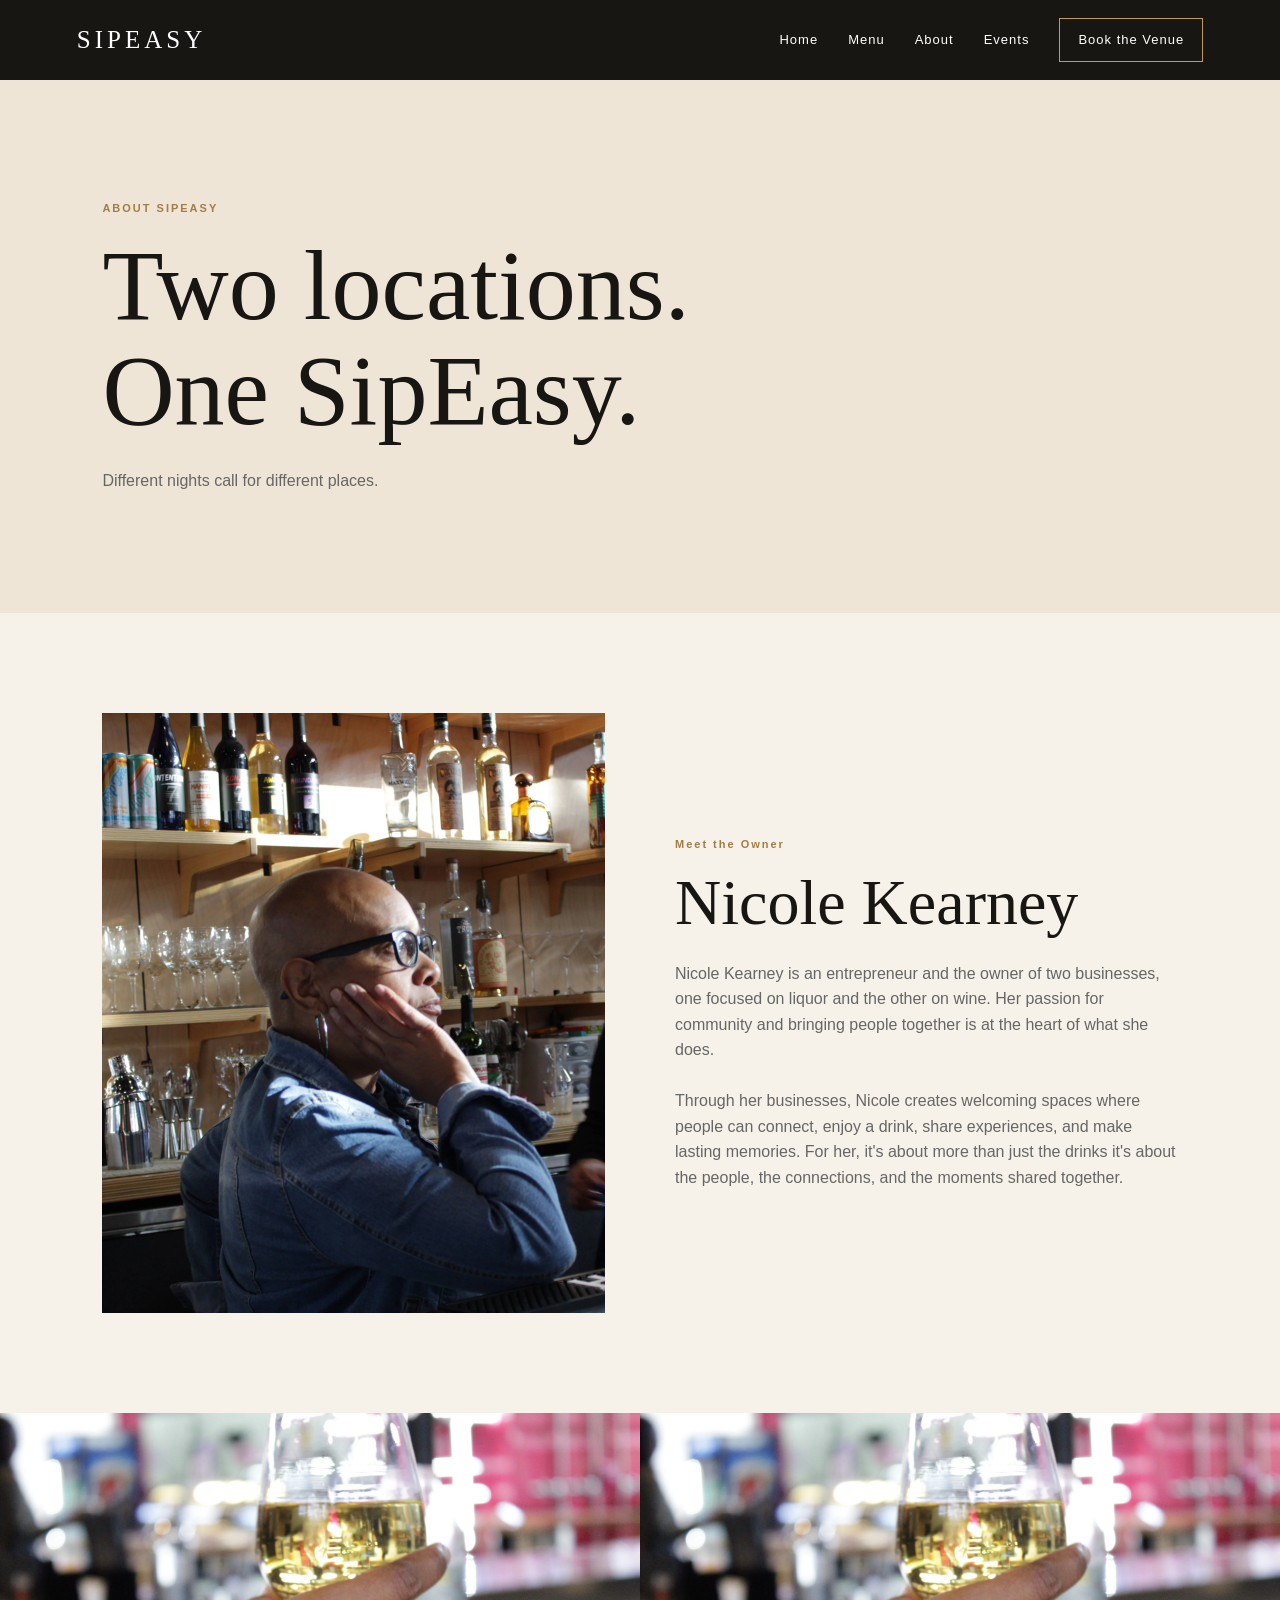
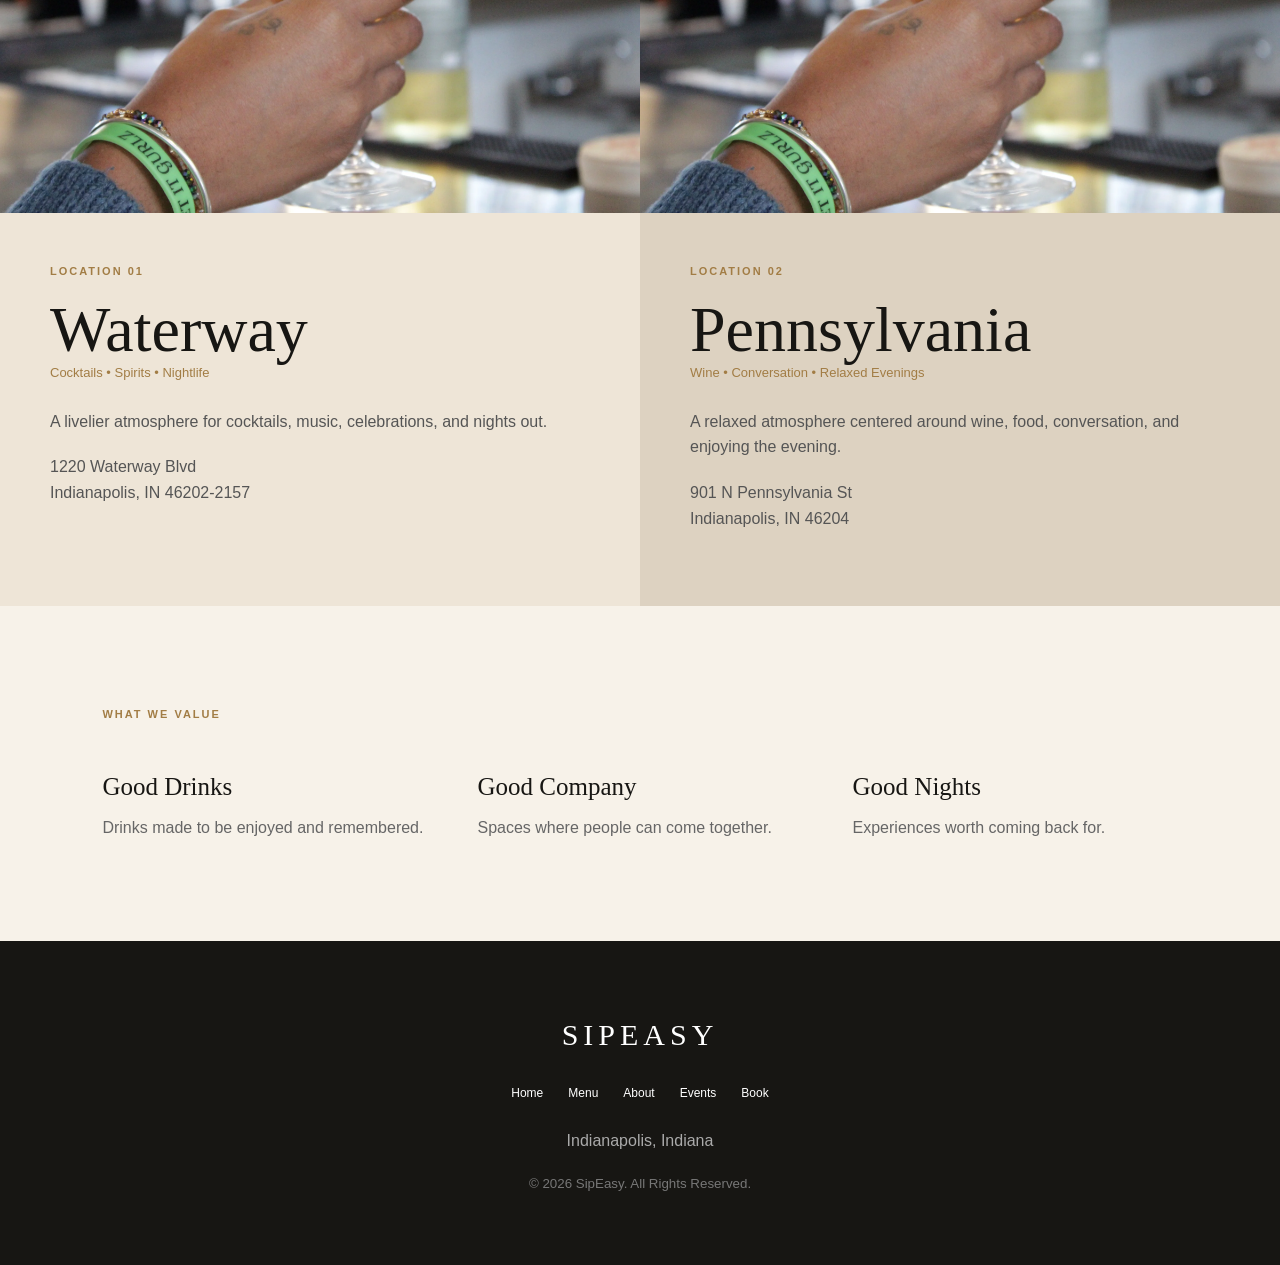
<file: about.html>
<!doctype html>
<html lang="en">
  <head>
    <meta charset="UTF-8" />
    <meta name="viewport" content="width=device-width, initial-scale=1.0" />
    <title>SipEasy | About</title>
    <link rel="stylesheet" href="styles.css" />
  </head>

  <body>
    <header>
      <a href="index.html" class="logo">SIPEASY</a>

      <button class="menu-toggle">☰</button>

      <nav>
        <a href="index.html">Home</a>
        <a href="menu.html">Menu</a>
        <a href="about.html">About</a>
        <a href="events.html">Events</a>
        <a href="booking.html" class="nav-button">Book the Venue</a>
      </nav>
    </header>

    <main>
      <section class="page-header">
        <p class="eyebrow">ABOUT SIPEASY</p>

        <h1>Two locations.<br />One SipEasy.</h1>

        <p>Different nights call for different places.</p>
      </section>

      <section class="about-story">
        <img
          src="images/NicoleConnectPage-cropped_1765379864.webp"
          alt="Bar interior"
          class="about-image"
        />

        <div class="about-text">
          <p class="eyebrow">Meet the Owner</p>

          <h2>Nicole Kearney<br /></h2>

          <p>
            Nicole Kearney is an entrepreneur and the owner of two businesses,
            one focused on liquor and the other on wine. Her passion for
            community and bringing people together is at the heart of what she
            does.
          </p>

          <p>
            Through her businesses, Nicole creates welcoming spaces where people
            can connect, enjoy a drink, share experiences, and make lasting
            memories. For her, it's about more than just the drinks it's about
            the people, the connections, and the moments shared together.
          </p>
        </div>
      </section>

      <section class="about-locations">
        <div class="about-location-card">
          <img
            src="images/BackgroundWineClub_1765378966.webp"
            alt="Waterway bar"
            class="about-card-image"
          />

          <div class="about-card-content">
            <p class="eyebrow">LOCATION 01</p>

            <h2>Waterway</h2>

            <p class="location-type">Cocktails • Spirits • Nightlife</p>

            <p>
              A livelier atmosphere for cocktails, music, celebrations, and
              nights out.
            </p>

            <p class="address">
              1220 Waterway Blvd<br />
              Indianapolis, IN 46202-2157
            </p>
          </div>
        </div>

        <div class="about-location-card">
          <img
            src="images/BackgroundWineClub_1765378966.webp"
            alt="Wine at Pennsylvania"
            class="about-card-image"
          />

          <div class="about-card-content">
            <p class="eyebrow">LOCATION 02</p>

            <h2>Pennsylvania</h2>

            <p class="location-type">Wine • Conversation • Relaxed Evenings</p>

            <p>
              A relaxed atmosphere centered around wine, food, conversation, and
              enjoying the evening.
            </p>

            <p class="address">
              901 N Pennsylvania St<br />
              Indianapolis, IN 46204
            </p>
          </div>
        </div>
      </section>

      <section class="values">
        <p class="eyebrow">WHAT WE VALUE</p>

        <div class="values-grid">
          <div>
            <h3>Good Drinks</h3>
            <p>Drinks made to be enjoyed and remembered.</p>
          </div>

          <div>
            <h3>Good Company</h3>
            <p>Spaces where people can come together.</p>
          </div>

          <div>
            <h3>Good Nights</h3>
            <p>Experiences worth coming back for.</p>
          </div>
        </div>
      </section>
    </main>

    <footer>
      <div class="footer-logo">SIPEASY</div>

      <div class="footer-links">
        <a href="index.html">Home</a>
        <a href="menu.html">Menu</a>
        <a href="about.html">About</a>
        <a href="events.html">Events</a>
        <a href="booking.html">Book</a>
      </div>

      <p>Indianapolis, Indiana</p>

      <small>© 2026 SipEasy. All Rights Reserved.</small>
    </footer>

    <script src="script.js"></script>
  </body>
</html>
</file>
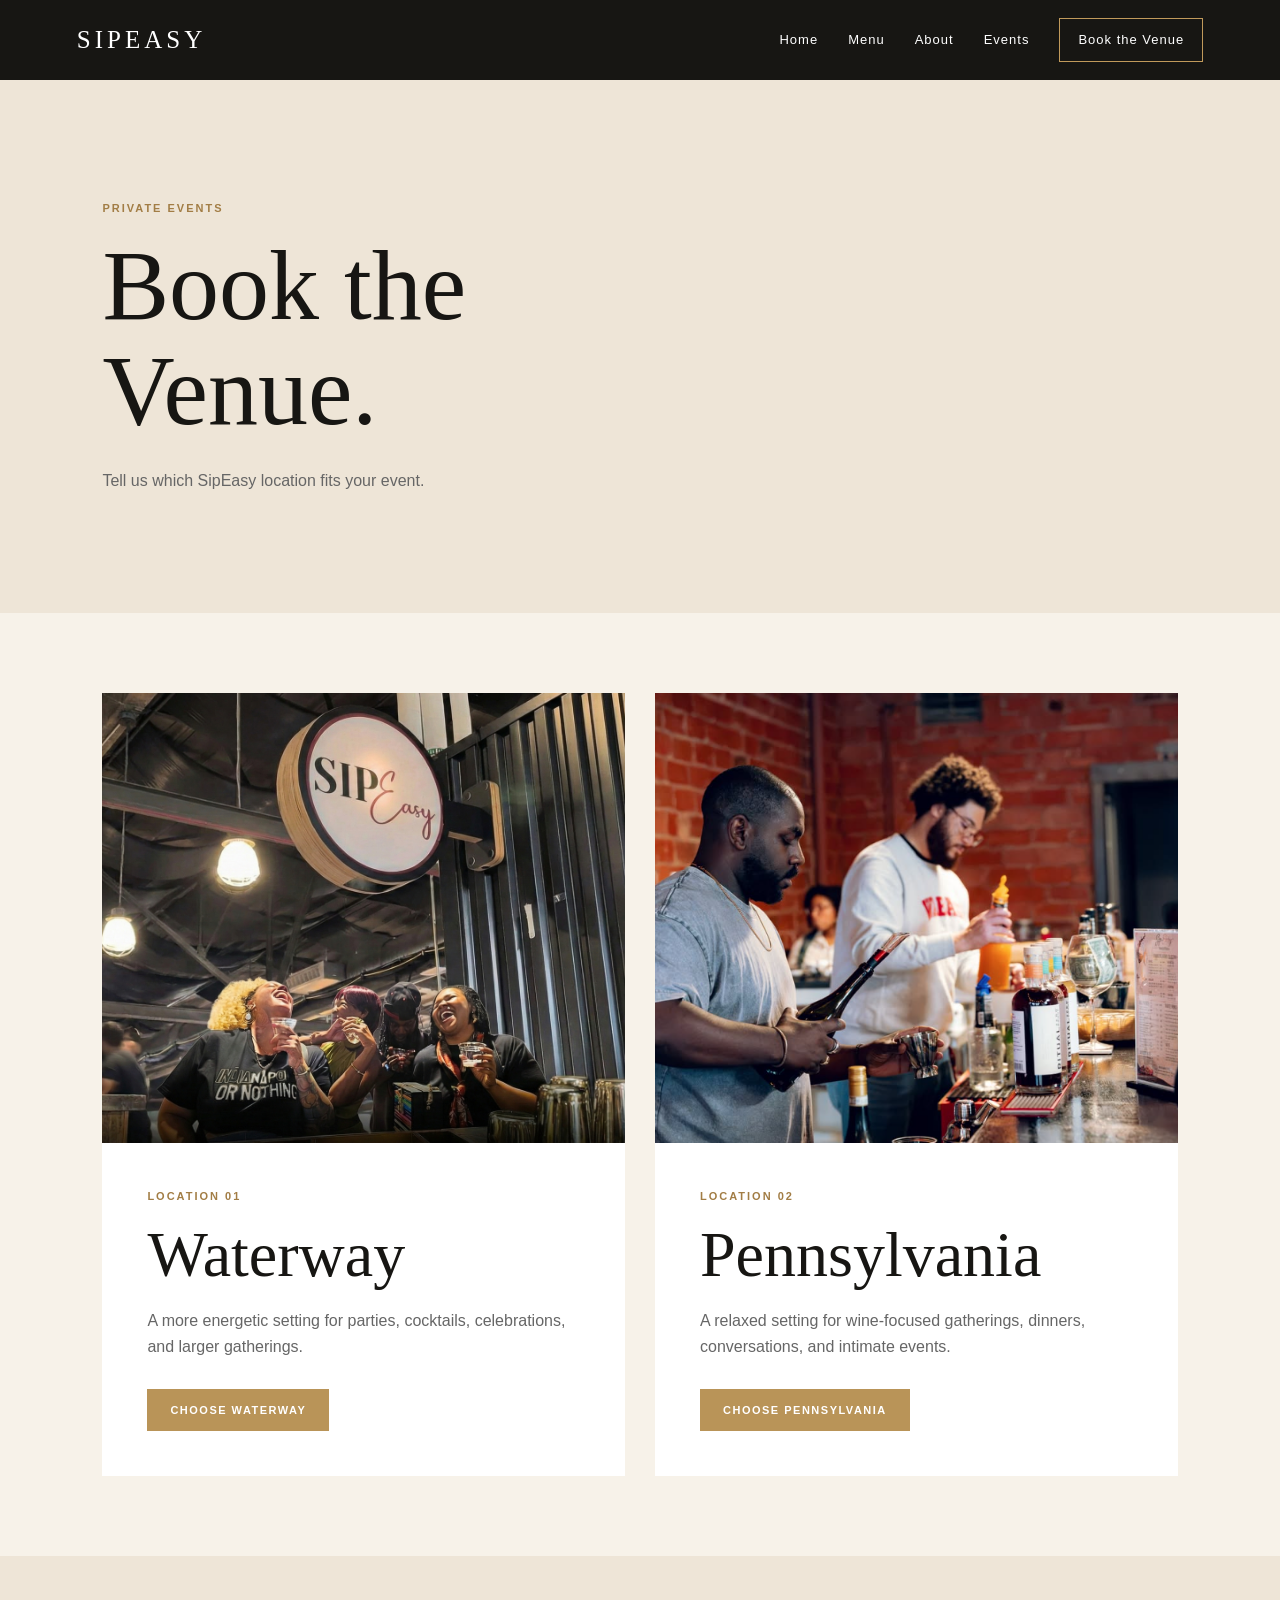
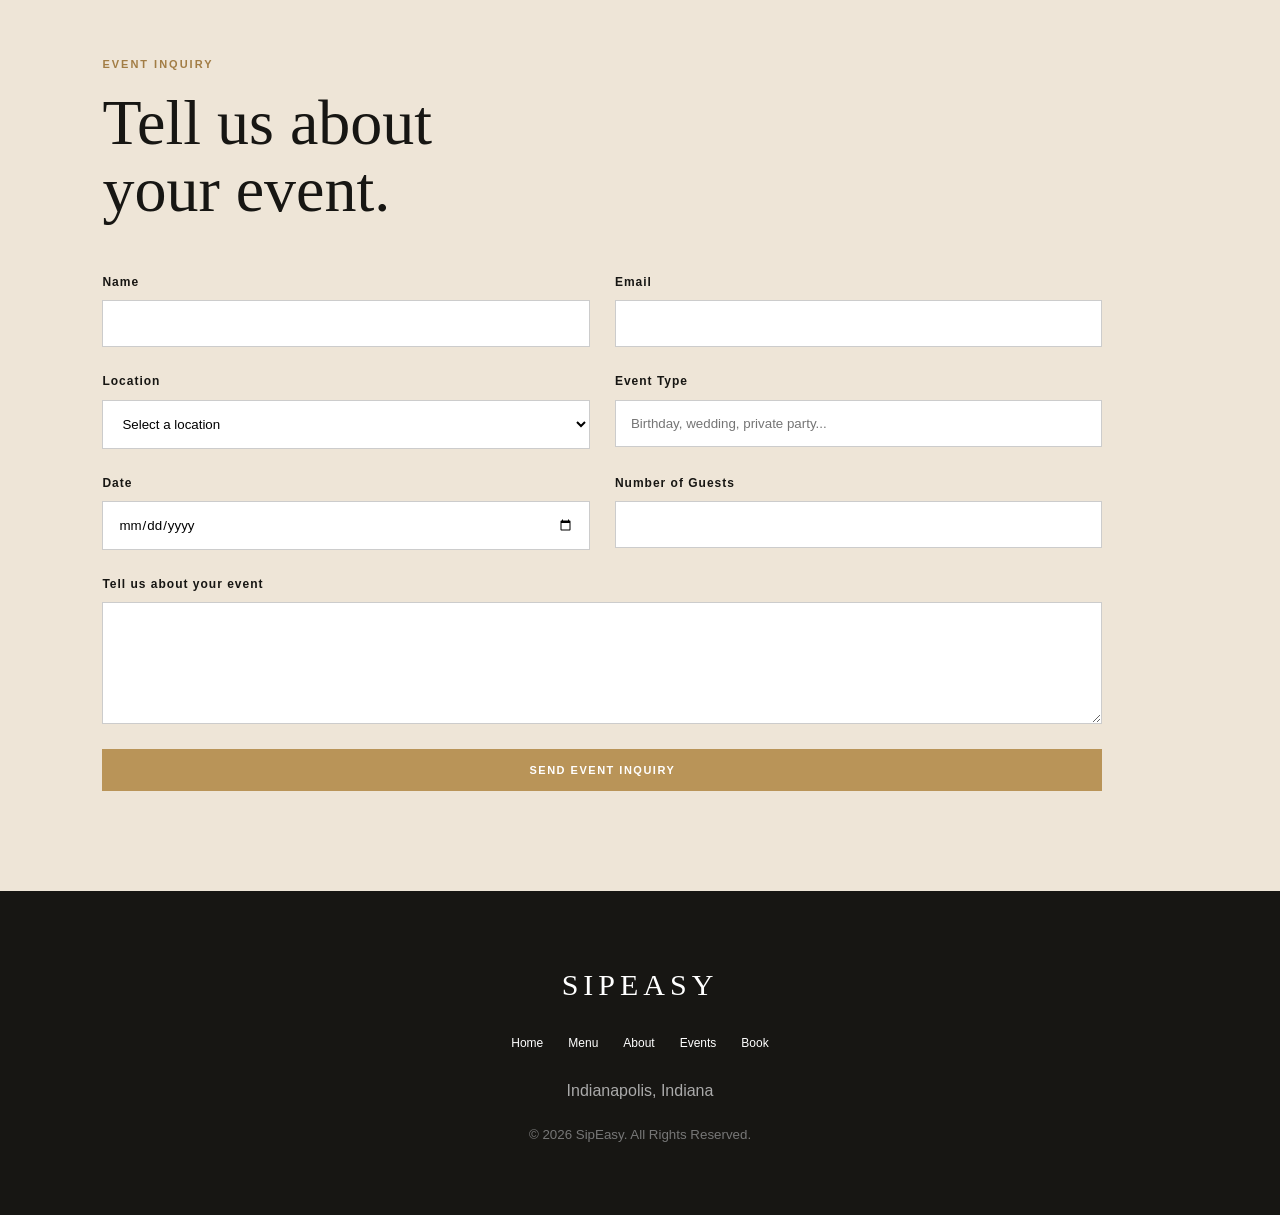
<file: booking.html>
<!doctype html>
<html lang="en">
  <head>
    <meta charset="UTF-8" />
    <meta name="viewport" content="width=device-width, initial-scale=1.0" />
    <title>SipEasy | Book the Venue</title>
    <link rel="stylesheet" href="styles.css" />
  </head>

  <body>
    <header>
      <a href="index.html" class="logo">SIPEASY</a>

      <button class="menu-toggle">☰</button>

      <nav>
        <a href="index.html">Home</a>
        <a href="menu.html">Menu</a>
        <a href="about.html">About</a>
        <a href="events.html">Events</a>
        <a href="booking.html" class="nav-button">Book the Venue</a>
      </nav>
    </header>

    <main>
      <section class="page-header">
        <p class="eyebrow">PRIVATE EVENTS</p>

        <h1>Book the<br />Venue.</h1>

        <p>Tell us which SipEasy location fits your event.</p>
      </section>

      <section class="booking-locations">
        <div class="booking-card">
          <img
            src="images/sipeasy-hero_1764181038.webp"
            alt="Cocktails at Waterway"
            class="booking-image"
          />

          <div class="booking-card-content">
            <p class="eyebrow">LOCATION 01</p>

            <h2>Waterway</h2>

            <p>
              A more energetic setting for parties, cocktails, celebrations, and
              larger gatherings.
            </p>

            <button class="gold-button booking-choice" data-booking="waterway">
              CHOOSE WATERWAY
            </button>
          </div>
        </div>

        <div class="booking-card">
          <img
            src="images/sipeasy901.png"
            alt="Wine at Pennsylvania"
            class="booking-image"
          />

          <div class="booking-card-content">
            <p class="eyebrow">LOCATION 02</p>

            <h2>Pennsylvania</h2>

            <p>
              A relaxed setting for wine-focused gatherings, dinners,
              conversations, and intimate events.
            </p>

            <button
              class="gold-button booking-choice"
              data-booking="pennsylvania"
            >
              CHOOSE PENNSYLVANIA
            </button>
          </div>
        </div>
      </section>

      <section class="booking-form-section">
        <div class="form-heading">
          <p class="eyebrow">EVENT INQUIRY</p>

          <h2>Tell us about<br />your event.</h2>
        </div>

        <form id="bookingForm">
          <label>
            Name
            <input type="text" id="name" required />
          </label>

          <label>
            Email
            <input type="email" id="email" required />
          </label>

          <label>
            Location
            <select id="selectedLocation" required>
              <option value="">Select a location</option>

              <option value="Waterway">Waterway</option>

              <option value="Pennsylvania">Pennsylvania</option>
            </select>
          </label>

          <label>
            Event Type
            <input
              type="text"
              id="eventType"
              placeholder="Birthday, wedding, private party..."
            />
          </label>

          <label>
            Date
            <input type="date" id="date" required />
          </label>

          <label>
            Number of Guests
            <input type="number" id="guests" min="1" />
          </label>

          <label class="full-width">
            Tell us about your event
            <textarea id="message" rows="6"></textarea>
          </label>

          <button type="submit" class="gold-button full-width">
            SEND EVENT INQUIRY
          </button>
        </form>
      </section>
    </main>

    <footer>
      <div class="footer-logo">SIPEASY</div>

      <div class="footer-links">
        <a href="index.html">Home</a>
        <a href="menu.html">Menu</a>
        <a href="about.html">About</a>
        <a href="events.html">Events</a>
        <a href="booking.html">Book</a>
      </div>

      <p>Indianapolis, Indiana</p>

      <small>© 2026 SipEasy. All Rights Reserved.</small>
    </footer>

    <script src="script.js"></script>
  </body>
</html>
</file>
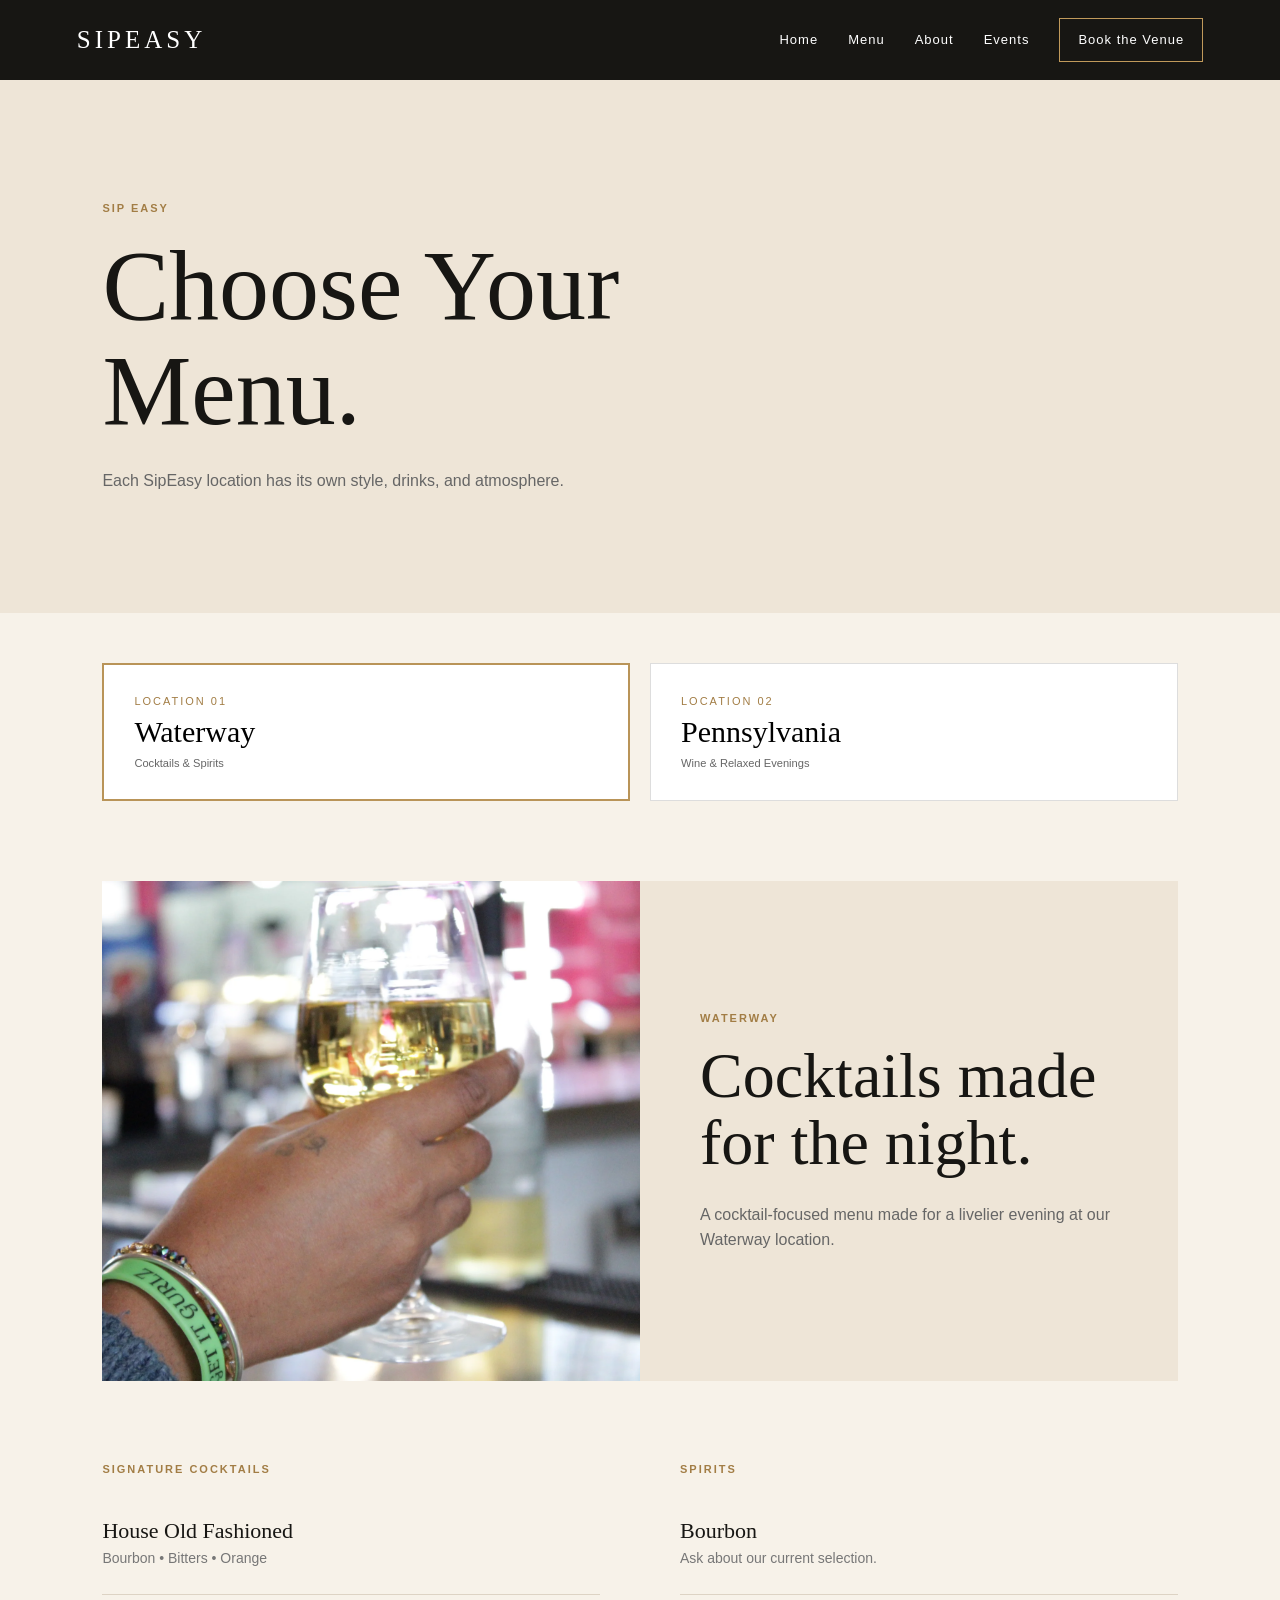
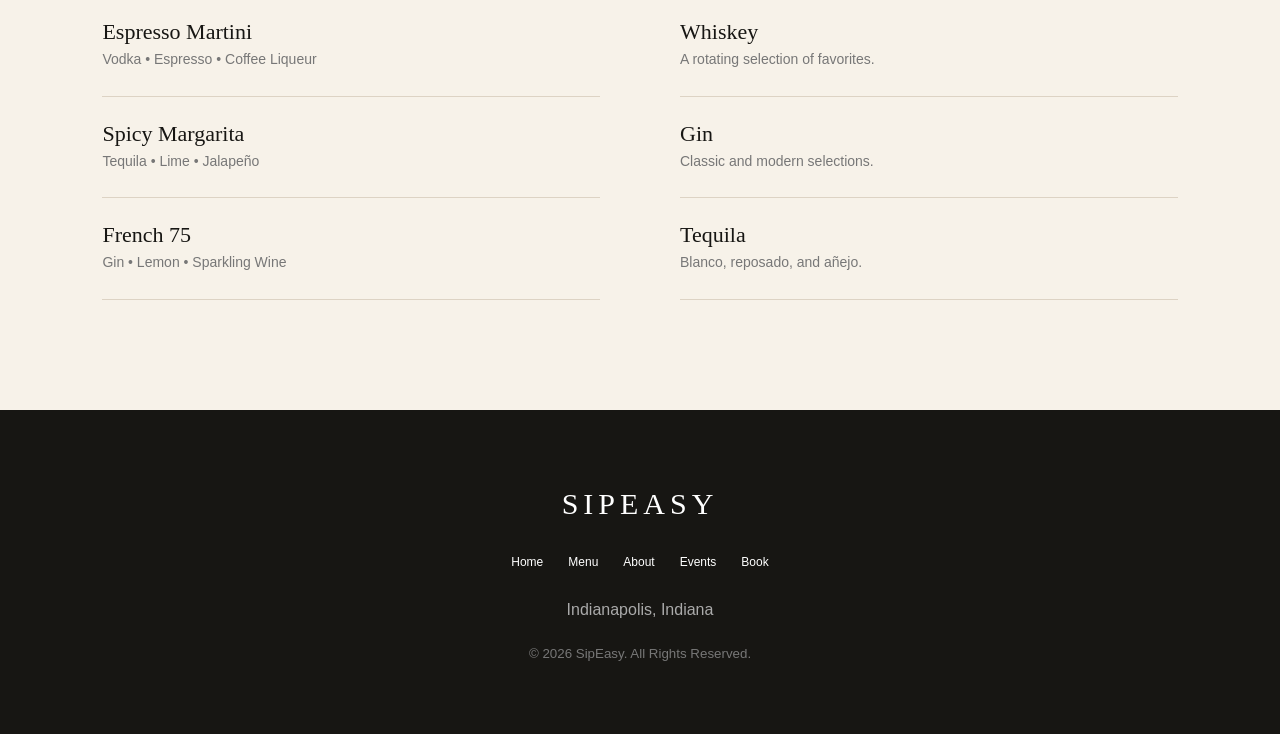
<file: menu.html>
<!doctype html>
<html lang="en">
  <head>
    <meta charset="UTF-8" />
    <meta name="viewport" content="width=device-width, initial-scale=1.0" />
    <title>SipEasy | Menu</title>
    <link rel="stylesheet" href="styles.css" />
  </head>

  <body>
    <header>
      <a href="index.html" class="logo">SIPEASY</a>

      <button class="menu-toggle">☰</button>

      <nav>
        <a href="index.html">Home</a>
        <a href="menu.html">Menu</a>
        <a href="about.html">About</a>
        <a href="events.html">Events</a>
        <a href="booking.html" class="nav-button">Book the Venue</a>
      </nav>
    </header>

    <main>
      <section class="page-header">
        <p class="eyebrow">SIP EASY</p>

        <h1>Choose Your<br />Menu.</h1>

        <p>Each SipEasy location has its own style, drinks, and atmosphere.</p>
      </section>

      <section class="menu-selector">
        <button class="menu-location-button active" data-location="waterway">
          <span>LOCATION 01</span>

          <strong>Waterway</strong>

          <small>Cocktails & Spirits</small>
        </button>

        <button class="menu-location-button" data-location="pennsylvania">
          <span>LOCATION 02</span>

          <strong>Pennsylvania</strong>

          <small>Wine & Relaxed Evenings</small>
        </button>
      </section>

      <section class="location-menu active" id="waterway-menu">
        <div class="menu-feature">
          <img
            src="images/BackgroundWineClub_1765378966.webp"
            alt="Cocktail"
            class="menu-image"
          />

          <div>
            <p class="eyebrow">WATERWAY</p>

            <h2>Cocktails made<br />for the night.</h2>

            <p>
              A cocktail-focused menu made for a livelier evening at our
              Waterway location.
            </p>
          </div>
        </div>

        <div class="menu-grid">
          <div class="menu-category">
            <p class="eyebrow">SIGNATURE COCKTAILS</p>

            <div class="menu-item">
              <h3>House Old Fashioned</h3>
              <p>Bourbon • Bitters • Orange</p>
            </div>

            <div class="menu-item">
              <h3>Espresso Martini</h3>
              <p>Vodka • Espresso • Coffee Liqueur</p>
            </div>

            <div class="menu-item">
              <h3>Spicy Margarita</h3>
              <p>Tequila • Lime • Jalapeño</p>
            </div>

            <div class="menu-item">
              <h3>French 75</h3>
              <p>Gin • Lemon • Sparkling Wine</p>
            </div>
          </div>

          <div class="menu-category">
            <p class="eyebrow">SPIRITS</p>

            <div class="menu-item">
              <h3>Bourbon</h3>
              <p>Ask about our current selection.</p>
            </div>

            <div class="menu-item">
              <h3>Whiskey</h3>
              <p>A rotating selection of favorites.</p>
            </div>

            <div class="menu-item">
              <h3>Gin</h3>
              <p>Classic and modern selections.</p>
            </div>

            <div class="menu-item">
              <h3>Tequila</h3>
              <p>Blanco, reposado, and añejo.</p>
            </div>
          </div>
        </div>
      </section>

      <section class="location-menu" id="pennsylvania-menu">
        <div class="menu-feature">
          <img
            src="images/sipeasy901.png"
            alt="Wine glasses"
            class="menu-image"
          />

          <div>
            <p class="eyebrow">PENNSYLVANIA</p>

            <h2>Wine,<br />conversation, and time.</h2>

            <p>
              A wine-focused experience designed for slowing down, enjoying good
              food, and spending time together.
            </p>
          </div>
        </div>

        <div class="menu-grid">
          <div class="menu-category">
            <p class="eyebrow">WINE</p>

            <div class="menu-item">
              <h3>House White</h3>
              <p>Ask about today's selection.</p>
            </div>

            <div class="menu-item">
              <h3>Chardonnay</h3>
              <p>Bright, smooth, and balanced.</p>
            </div>

            <div class="menu-item">
              <h3>Pinot Noir</h3>
              <p>Light-bodied and smooth.</p>
            </div>

            <div class="menu-item">
              <h3>Rosé</h3>
              <p>Fresh and easy to enjoy.</p>
            </div>
          </div>

          <div class="menu-category">
            <p class="eyebrow">SMALL BITES</p>

            <div class="menu-item">
              <h3>Cheese Board</h3>
              <p>Seasonal cheeses and accompaniments.</p>
            </div>

            <div class="menu-item">
              <h3>Charcuterie</h3>
              <p>A selection of cured meats.</p>
            </div>

            <div class="menu-item">
              <h3>Seasonal Salad</h3>
              <p>Fresh seasonal ingredients.</p>
            </div>

            <div class="menu-item">
              <h3>Shareable Plates</h3>
              <p>Ask about our current selections.</p>
            </div>
          </div>
        </div>
      </section>
    </main>

    <footer>
      <div class="footer-logo">SIPEASY</div>

      <div class="footer-links">
        <a href="index.html">Home</a>
        <a href="menu.html">Menu</a>
        <a href="about.html">About</a>
        <a href="events.html">Events</a>
        <a href="booking.html">Book</a>
      </div>

      <p>Indianapolis, Indiana</p>

      <small>© 2026 SipEasy. All Rights Reserved.</small>
    </footer>

    <script src="script.js"></script>
  </body>
</html>
</file>
<file: styles.css>
* {
  box-sizing: border-box;
  margin: 0;
  padding: 0;
}

html {
  scroll-behavior: smooth;
}

body {
  background: #f7f2e9;
  color: #171613;
  font-family: Arial, Helvetica, sans-serif;
  line-height: 1.6;
}

img {
  display: block;
  max-width: 100%;
}

a {
  color: inherit;
  text-decoration: none;
}

button {
  font-family: inherit;
}

/* HEADER */

header {
  height: 80px;
  padding: 0 6%;
  display: flex;
  align-items: center;
  justify-content: space-between;
  background: #171613;
  color: white;
  position: sticky;
  top: 0;
  z-index: 100;
}

.logo {
  font-family: Georgia, serif;
  font-size: 25px;
  letter-spacing: 4px;
}

nav {
  display: flex;
  align-items: center;
  gap: 30px;
}

nav a {
  font-size: 13px;
  letter-spacing: 1px;
}

nav a:hover {
  color: #c19a5b;
}

.nav-button {
  border: 1px solid #c19a5b;
  padding: 11px 18px;
}

.menu-toggle {
  display: none;
  background: none;
  border: none;
  color: white;
  font-size: 25px;
}

/* GENERAL */

main {
  width: 100%;
}

.eyebrow {
  color: #a27d45;
  font-size: 11px;
  font-weight: bold;
  letter-spacing: 2px;
  margin-bottom: 15px;
}

h1,
h2,
h3 {
  font-family: Georgia, "Times New Roman", serif;
  font-weight: normal;
  line-height: 1.05;
}

h1 {
  font-size: clamp(50px, 8vw, 100px);
}

h2 {
  font-size: clamp(40px, 5vw, 65px);
}

h3 {
  font-size: 30px;
}

p {
  max-width: 650px;
}

.gold-button {
  display: inline-block;
  background: #b99458;
  color: white;
  border: none;
  padding: 15px 23px;
  font-size: 11px;
  font-weight: bold;
  letter-spacing: 1.5px;
  cursor: pointer;
}

.gold-button:hover {
  background: #96713d;
}

.text-link {
  display: inline-block;
  margin-top: 20px;
  font-size: 11px;
  font-weight: bold;
  letter-spacing: 1.5px;
}

.text-link:hover {
  color: #a27d45;
}

/* HERO */

.hero {
  height: calc(100vh - 80px);
  min-height: 650px;
  position: relative;
  overflow: hidden;
  display: flex;
  align-items: center;
}

.hero-image {
  position: absolute;
  inset: 0;
  width: 100%;
  height: 100%;
  object-fit: cover;
}

.hero-overlay {
  position: absolute;
  inset: 0;
  background: rgba(0, 0, 0, 0.48);
}

.hero-content {
  position: relative;
  z-index: 2;
  color: white;
  width: 90%;
  max-width: 1200px;
  margin: auto;
}

.hero-content > p:not(.eyebrow) {
  margin: 25px 0;
  font-size: 17px;
  max-width: 500px;
}

/* INTRO */

.intro {
  padding: 130px 8%;
  text-align: center;
}

.intro-text {
  margin: 30px auto 0;
  max-width: 650px;
  color: #666;
}

/* LOCATIONS */

.locations-section {
  padding: 100px 8%;
  background: #eee5d7;
}

.section-heading {
  margin-bottom: 60px;
}

.location-carousel {
  position: relative;
  max-width: 1200px;
  margin: auto;
}

.location-slide {
  display: none;
  grid-template-columns: 1.2fr 1fr;
  background: #f7f2e9;
}

.location-slide.active {
  display: grid;
}

.location-image {
  width: 100%;
  height: 560px;
  object-fit: cover;
}

.location-info {
  padding: 60px;
  display: flex;
  flex-direction: column;
  justify-content: center;
}

.location-info h3 {
  margin-bottom: 10px;
}

.location-type {
  color: #a27d45;
  font-size: 13px;
  margin-bottom: 25px;
}

.address {
  margin-bottom: 25px;
  color: #666;
}

.location-buttons {
  margin-top: 15px;
}

.carousel-button {
  position: absolute;
  top: 50%;
  transform: translateY(-50%);
  z-index: 5;
  width: 45px;
  height: 45px;
  border: none;
  background: white;
  cursor: pointer;
  font-size: 20px;
}

.previous {
  left: 15px;
}

.next {
  right: 15px;
}

.carousel-dots {
  text-align: center;
  margin-top: 25px;
}

.dot {
  width: 9px;
  height: 9px;
  border-radius: 50%;
  border: none;
  background: #bbb;
  margin: 5px;
  cursor: pointer;
}

.dot.active {
  background: #a27d45;
}

/* COMPARISON */

.comparison {
  display: grid;
  grid-template-columns: 1fr 1fr;
}

.comparison-card {
  padding: 100px 9%;
  background: #171613;
  color: white;
}

.comparison-card.light {
  background: #d9cdbb;
  color: #171613;
}

.comparison-card p:not(.eyebrow) {
  margin-top: 25px;
  max-width: 450px;
}

/* EVENTS PREVIEW */

.events-preview {
  padding: 110px 8%;
  display: grid;
  grid-template-columns: 1fr 1fr;
  gap: 80px;
}

.events-preview > div:last-child {
  padding-top: 20px;
}

.events-preview .gold-button {
  margin-top: 25px;
}

/* FINAL CTA */

.final-cta {
  height: 600px;
  position: relative;
  overflow: hidden;
  display: flex;
  align-items: center;
}

.final-image {
  position: absolute;
  inset: 0;
  width: 100%;
  height: 100%;
  object-fit: cover;
}

.final-overlay {
  position: absolute;
  inset: 0;
  background: rgba(0, 0, 0, 0.5);
}

.final-content {
  position: relative;
  z-index: 2;
  color: white;
  padding: 8%;
}

.final-content .gold-button {
  margin-top: 30px;
}

/* PAGE HEADER */

.page-header {
  padding: 120px 8%;
  background: #eee5d7;
}

.page-header p:last-child {
  margin-top: 25px;
  color: #666;
}

/* MENU */

.menu-selector {
  padding: 50px 8%;
  display: grid;
  grid-template-columns: 1fr 1fr;
  gap: 20px;
}

.menu-location-button {
  text-align: left;
  padding: 30px;
  background: white;
  border: 1px solid #ddd;
  cursor: pointer;
}

.menu-location-button.active {
  border: 2px solid #b99458;
}

.menu-location-button span,
.menu-location-button small {
  display: block;
}

.menu-location-button span {
  color: #a27d45;
  font-size: 11px;
  letter-spacing: 2px;
}

.menu-location-button strong {
  display: block;
  font-family: Georgia, serif;
  font-size: 30px;
  font-weight: normal;
  margin: 8px 0;
}

.menu-location-button small {
  color: #666;
}

.location-menu {
  display: none;
  padding: 30px 8% 110px;
}

.location-menu.active {
  display: block;
}

.menu-feature {
  display: grid;
  grid-template-columns: 1fr 1fr;
  background: #eee5d7;
  margin-bottom: 80px;
}

.menu-image {
  width: 100%;
  height: 500px;
  object-fit: cover;
}

.menu-feature > div:last-child {
  padding: 60px;
  display: flex;
  justify-content: center;
  flex-direction: column;
}

.menu-feature p:not(.eyebrow) {
  margin-top: 25px;
  color: #666;
}

.menu-grid {
  display: grid;
  grid-template-columns: 1fr 1fr;
  gap: 80px;
  max-width: 1100px;
  margin: auto;
}

.menu-item {
  padding: 25px 0;
  border-bottom: 1px solid #ddd3c4;
}

.menu-item h3 {
  font-size: 22px;
}

.menu-item p {
  color: #777;
  font-size: 14px;
  margin-top: 5px;
}

/* ABOUT */

.about-story {
  display: grid;
  grid-template-columns: 1fr 1fr;
  padding: 100px 8%;
  gap: 70px;
  align-items: center;
}

.about-image {
  width: 100%;
  height: 600px;
  object-fit: cover;
}

.about-text p:not(.eyebrow) {
  margin-top: 25px;
  color: #666;
}

.about-locations {
  display: grid;
  grid-template-columns: 1fr 1fr;
}

.about-location-card {
  background: #eee5d7;
}

.about-location-card:nth-child(2) {
  background: #ddd2c1;
}

.about-card-image {
  width: 100%;
  height: 400px;
  object-fit: cover;
}

.about-card-content {
  padding: 50px;
}

.about-card-content p:not(.eyebrow):not(.location-type) {
  margin-top: 20px;
  color: #555;
}

.values {
  padding: 100px 8%;
}

.values-grid {
  display: grid;
  grid-template-columns: repeat(3, 1fr);
  gap: 50px;
  margin-top: 50px;
}

.values-grid h3 {
  font-size: 25px;
  margin-bottom: 15px;
}

.values-grid p {
  color: #666;
}

/* BOOKING */

.booking-locations {
  padding: 80px 8%;
  display: grid;
  grid-template-columns: 1fr 1fr;
  gap: 30px;
}

.booking-card {
  background: white;
}

.booking-image {
  width: 100%;
  height: 450px;
  object-fit: cover;
}

.booking-card-content {
  padding: 45px;
}

.booking-card-content p:not(.eyebrow) {
  margin: 20px 0 30px;
  color: #666;
}

.booking-form-section {
  padding: 100px 8%;
  background: #eee5d7;
}

.form-heading {
  margin-bottom: 50px;
}

#bookingForm {
  max-width: 1000px;
  display: grid;
  grid-template-columns: 1fr 1fr;
  gap: 25px;
}

#bookingForm label {
  font-size: 12px;
  font-weight: bold;
  letter-spacing: 1px;
}

#bookingForm input,
#bookingForm select,
#bookingForm textarea {
  display: block;
  width: 100%;
  margin-top: 8px;
  padding: 15px;
  border: 1px solid #ccc;
  background: white;
  font-family: inherit;
}

.full-width {
  grid-column: 1 / -1;
}

/* EVENTS */

.event-filters {
  padding: 50px 8%;
  display: flex;
  gap: 10px;
  flex-wrap: wrap;
}

.event-filter-button {
  padding: 13px 20px;
  background: transparent;
  border: 1px solid #aaa;
  cursor: pointer;
  font-size: 11px;
  letter-spacing: 1px;
}

.event-filter-button.active {
  background: #171613;
  color: white;
}

.calendar-section {
  max-width: 1000px;
  margin: 0 auto 100px;
  padding: 0 20px;
}

.calendar-header {
  display: flex;
  justify-content: space-between;
  align-items: center;
  margin-bottom: 30px;
}

.calendar-header button {
  width: 40px;
  height: 40px;
  border: 1px solid #aaa;
  background: white;
  cursor: pointer;
}

.calendar-header h2 {
  font-size: 30px;
}

.calendar-weekdays,
.calendar-days {
  display: grid;
  grid-template-columns: repeat(7, 1fr);
}

.calendar-weekdays div {
  text-align: center;
  font-size: 11px;
  font-weight: bold;
  padding: 12px;
}

.calendar-days div {
  min-height: 80px;
  border: 1px solid #ddd;
  padding: 10px;
  background: white;
}

.calendar-days .event-day {
  background: #e4d6c1;
  cursor: pointer;
}

.events-list {
  padding: 80px 8%;
  background: #eee5d7;
  display: grid;
  grid-template-columns: repeat(2, 1fr);
  gap: 30px;
}

.event-card {
  background: white;
}

.event-image {
  width: 100%;
  height: 280px;
  object-fit: cover;
}

.event-card-content {
  padding: 35px;
}

.event-card-content h2 {
  font-size: 35px;
  margin-bottom: 15px;
}

.event-card-content p:not(.eyebrow) {
  color: #666;
}

/* FOOTER */

footer {
  padding: 70px 8%;
  background: #171613;
  color: white;
  text-align: center;
}

.footer-logo {
  font-family: Georgia, serif;
  font-size: 30px;
  letter-spacing: 5px;
  margin-bottom: 25px;
}

.footer-links {
  display: flex;
  justify-content: center;
  gap: 25px;
  margin-bottom: 25px;
  flex-wrap: wrap;
}

.footer-links a {
  font-size: 12px;
}

footer p {
  margin: auto;
  color: #aaa;
}

footer small {
  display: block;
  margin-top: 20px;
  color: #777;
}

/* MOBILE */

@media (max-width: 850px) {
  header {
    height: 70px;
  }

  .menu-toggle {
    display: block;
  }

  nav {
    display: none;
    position: absolute;
    top: 70px;
    left: 0;
    width: 100%;
    background: #171613;
    padding: 25px;
    flex-direction: column;
    align-items: stretch;
    text-align: center;
  }

  nav.show {
    display: flex;
  }

  .hero {
    min-height: 600px;
  }

  .location-slide,
  .menu-feature,
  .about-story {
    grid-template-columns: 1fr;
  }

  .location-image {
    height: 400px;
  }

  .location-info {
    padding: 40px;
  }

  .comparison,
  .events-preview,
  .menu-grid,
  .about-locations,
  .booking-locations,
  .events-list {
    grid-template-columns: 1fr;
  }

  .menu-selector {
    grid-template-columns: 1fr;
  }

  .about-image {
    height: 400px;
  }

  .booking-image {
    height: 350px;
  }

  #bookingForm {
    grid-template-columns: 1fr;
  }

  .full-width {
    grid-column: auto;
  }

  .calendar-days div {
    min-height: 55px;
    font-size: 12px;
  }

  .events-preview {
    gap: 30px;
  }
}
</file>
